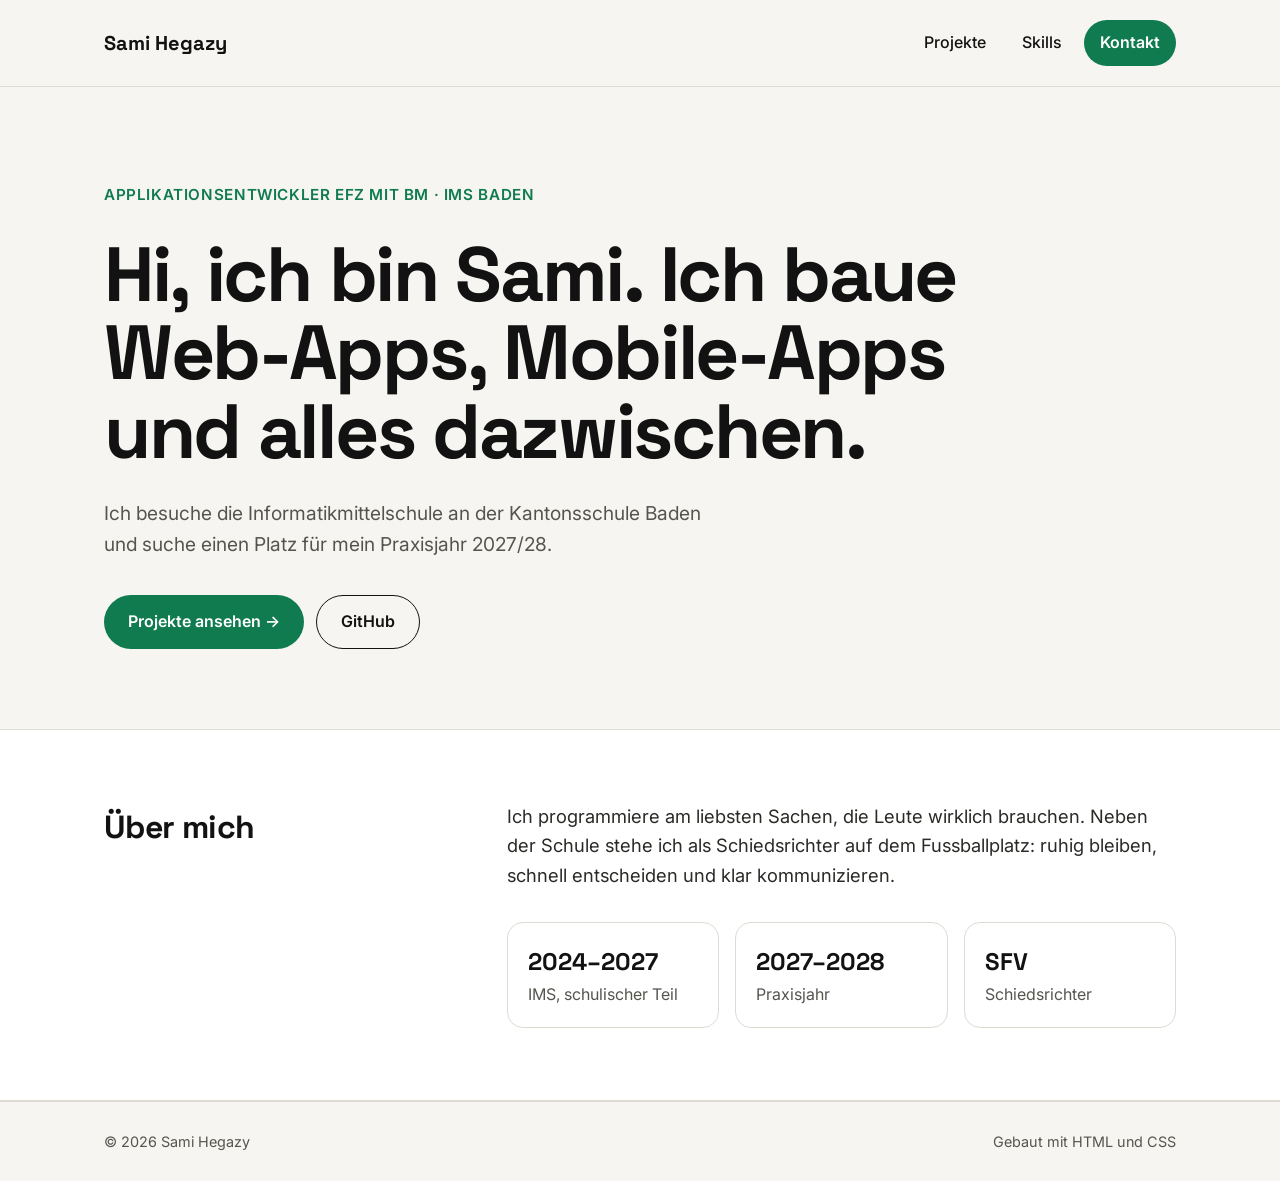
<file: index.html>
<!DOCTYPE html>
<html lang="de">
<head>
  <meta charset="UTF-8">
  <meta name="viewport" content="width=device-width, initial-scale=1.0">
  <title>Sami Hegazy – Portfolio</title>
  <meta name="description" content="Applikationsentwickler EFZ mit BM – meine Projekte">

  <!-- LinkedIn-Vorschau -->
  <meta property="og:title" content="Sami Hegazy – Portfolio">
  <meta property="og:description" content="Applikationsentwickler EFZ mit BM – meine Projekte">
  <meta property="og:image" content="https://DEINE-DOMAIN.ch/preview.png">
  <meta property="og:url" content="https://DEINE-DOMAIN.ch">
  <meta property="og:type" content="website">

  <link rel="preconnect" href="https://fonts.googleapis.com">
  <link rel="preconnect" href="https://fonts.gstatic.com" crossorigin>
  <link rel="stylesheet" href="https://fonts.googleapis.com/css2?family=Inter:wght@400;500;600&family=Space+Grotesk:wght@500;600;700&display=swap">
  <link rel="stylesheet" href="style.css">
</head>
<body>

  <header class="header">
    <nav class="container nav">
      <a href="index.html" class="logo">Sami Hegazy</a>
      <div class="nav-links">
        <a href="projekte.html">Projekte</a>
        <a href="skills.html">Skills</a>
        <a href="kontakt.html" class="btn btn-primary btn-small">Kontakt</a>
      </div>
    </nav>
  </header>

  <main>
    <section class="container hero">
      <p class="eyebrow">Applikationsentwickler EFZ mit BM · IMS Baden</p>
      <h1>Hi, ich bin Sami. Ich baue Web-Apps, Mobile-Apps und alles dazwischen.</h1>
      <p class="lead">Ich besuche die Informatikmittelschule an der Kantonsschule Baden und suche einen Platz für mein Praxisjahr 2027/28.</p>
      <div class="buttons">
        <a href="projekte.html" class="btn btn-primary">Projekte ansehen →</a>
        <a href="https://github.com/SamiHegazy1122" class="btn btn-outline" target="_blank" rel="noopener">GitHub</a>
      </div>
    </section>

    <section class="about">
      <div class="container about-inner">
        <h2>Über mich</h2>
        <div class="about-content">
          <p>Ich programmiere am liebsten Sachen, die Leute wirklich brauchen. Neben der Schule stehe ich als Schiedsrichter auf dem Fussballplatz: ruhig bleiben, schnell entscheiden und klar kommunizieren.</p>
          <div class="facts">
            <div class="fact"><strong>2024–2027</strong><span>IMS, schulischer Teil</span></div>
            <div class="fact"><strong>2027–2028</strong><span>Praxisjahr</span></div>
            <div class="fact"><strong>SFV</strong><span>Schiedsrichter</span></div>
          </div>
        </div>
      </div>
    </section>
  </main>

  <footer class="footer">
    <div class="container footer-inner">
      <p>© 2026 Sami Hegazy</p>
      <p>Gebaut mit HTML und CSS</p>
    </div>
  </footer>

</body>
</html>
</file>
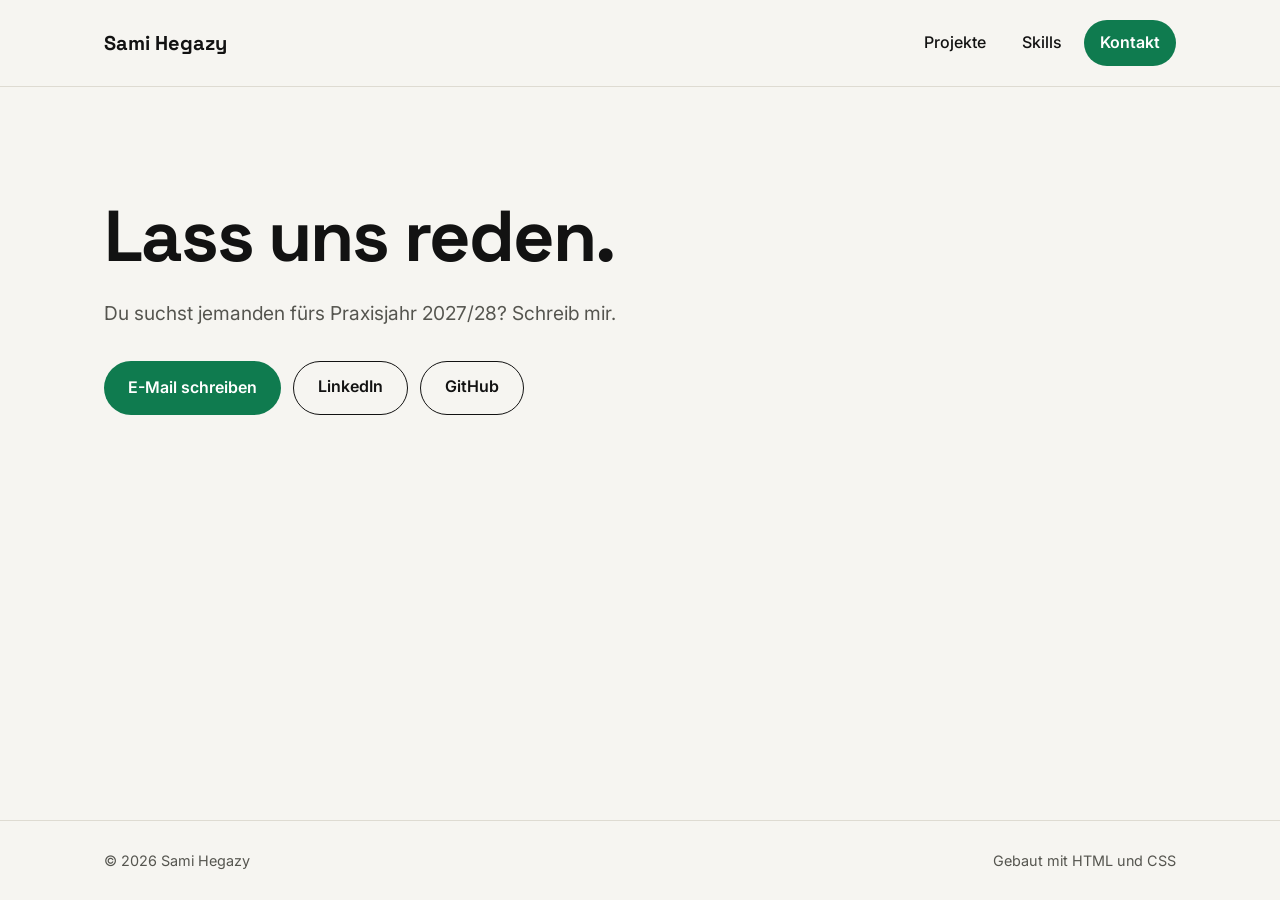
<file: kontakt.html>
<!DOCTYPE html>
<html lang="de">
<head>
  <meta charset="UTF-8">
  <meta name="viewport" content="width=device-width, initial-scale=1.0">
  <title>Kontakt – Sami Hegazy</title>
  <link rel="preconnect" href="https://fonts.googleapis.com">
  <link rel="preconnect" href="https://fonts.gstatic.com" crossorigin>
  <link rel="stylesheet" href="https://fonts.googleapis.com/css2?family=Inter:wght@400;500;600&family=Space+Grotesk:wght@500;600;700&display=swap">
  <link rel="stylesheet" href="style.css">
</head>
<body>

  <header class="header">
    <nav class="container nav">
      <a href="index.html" class="logo">Sami Hegazy</a>
      <div class="nav-links">
        <a href="projekte.html">Projekte</a>
        <a href="skills.html">Skills</a>
        <a href="kontakt.html" class="btn btn-primary btn-small">Kontakt</a>
      </div>
    </nav>
  </header>

  <main>
    <section class="container contact">
      <h2>Lass uns reden.</h2>
      <p class="lead">Du suchst jemanden fürs Praxisjahr 2027/28? Schreib mir.</p>
      <div class="buttons">
        <a href="mailto:DEINE@EMAIL.ch" class="btn btn-primary">E-Mail schreiben</a>
        <a href="DEIN-LINKEDIN-LINK" class="btn btn-outline" target="_blank" rel="noopener">LinkedIn</a>
        <a href="https://github.com/SamiHegazy1122" class="btn btn-outline" target="_blank" rel="noopener">GitHub</a>
      </div>
    </section>
  </main>

  <footer class="footer">
    <div class="container footer-inner">
      <p>© 2026 Sami Hegazy</p>
      <p>Gebaut mit HTML und CSS</p>
    </div>
  </footer>

</body>
</html>
</file>
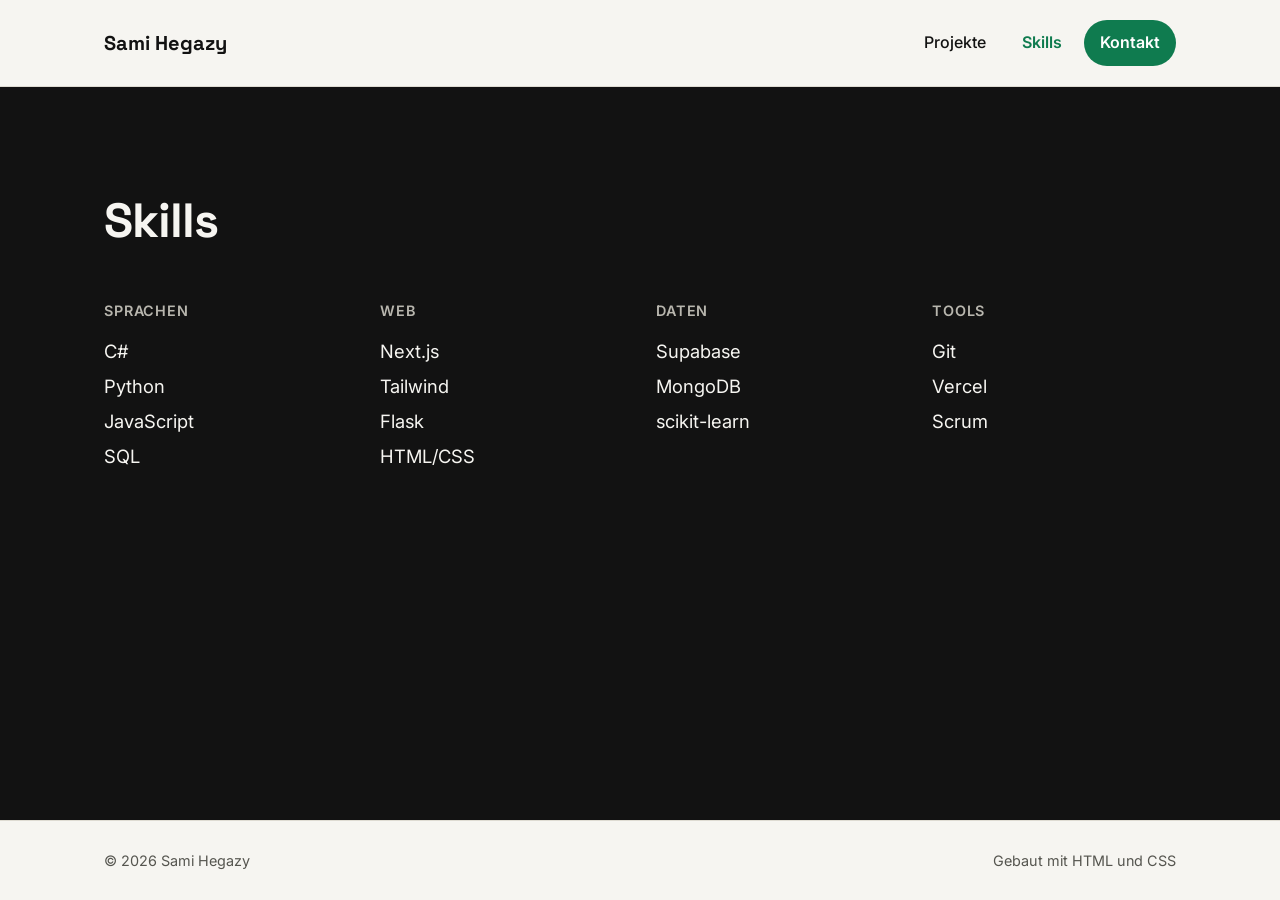
<file: skills.html>
<!DOCTYPE html>
<html lang="de">
<head>
  <meta charset="UTF-8">
  <meta name="viewport" content="width=device-width, initial-scale=1.0">
  <title>Skills – Sami Hegazy</title>
  <link rel="preconnect" href="https://fonts.googleapis.com">
  <link rel="preconnect" href="https://fonts.gstatic.com" crossorigin>
  <link rel="stylesheet" href="https://fonts.googleapis.com/css2?family=Inter:wght@400;500;600&family=Space+Grotesk:wght@500;600;700&display=swap">
  <link rel="stylesheet" href="style.css">
</head>
<body>

  <header class="header">
    <nav class="container nav">
      <a href="index.html" class="logo">Sami Hegazy</a>
      <div class="nav-links">
        <a href="projekte.html">Projekte</a>
        <a href="skills.html" class="active">Skills</a>
        <a href="kontakt.html" class="btn btn-primary btn-small">Kontakt</a>
      </div>
    </nav>
  </header>

  <main class="skills">
    <section class="container section">
      <h2>Skills</h2>
      <div class="skill-groups">
        <div>
          <p class="skill-title">Sprachen</p>
          <ul><li>C#</li><li>Python</li><li>JavaScript</li><li>SQL</li></ul>
        </div>
        <div>
          <p class="skill-title">Web</p>
          <ul><li>Next.js</li><li>Tailwind</li><li>Flask</li><li>HTML/CSS</li></ul>
        </div>
        <div>
          <p class="skill-title">Daten</p>
          <ul><li>Supabase</li><li>MongoDB</li><li>scikit-learn</li></ul>
        </div>
        <div>
          <p class="skill-title">Tools</p>
          <ul><li>Git</li><li>Vercel</li><li>Scrum</li></ul>
        </div>
      </div>
    </section>
  </main>

  <footer class="footer">
    <div class="container footer-inner">
      <p>© 2026 Sami Hegazy</p>
      <p>Gebaut mit HTML und CSS</p>
    </div>
  </footer>

</body>
</html>
</file>
<file: style.css>
/* ===== Farben & Schriften ===== */
:root {
  --bg: #F6F5F1;
  --white: #FFFFFF;
  --ink: #121212;
  --text: #2A2A27;
  --muted: #55554F;
  --border: #DEDBD2;
  --chip-border: #D6D3CA;
  --img-bg: #E9E7E0;
  --accent: #0F7B4F; 

  --font-head: 'Space Grotesk', sans-serif;
  --font-body: 'Inter', system-ui, sans-serif;
}

* { box-sizing: border-box; }

body {
  margin: 0;
  min-height: 100vh;
  display: flex;
  flex-direction: column;
  background: var(--bg);
  color: var(--ink);
  font-family: var(--font-body);
  font-size: 1rem;
  line-height: 1.6;
}

main { flex: 1; } /* Footer bleibt unten */

h1, h2, h3 {
  margin: 0;
  font-family: var(--font-head);
  letter-spacing: -0.02em;
}

p { margin: 0; }
a { color: var(--ink); }
img { max-width: 100%; display: block; }

.container {
  max-width: 1120px;
  margin: 0 auto;
  padding-left: 24px;
  padding-right: 24px;
}

.section {
  padding-top: 96px;
  padding-bottom: 96px;
  display: flex;
  flex-direction: column;
  gap: 40px;
}

/* ===== Buttons ===== */
.buttons {
  display: flex;
  flex-wrap: wrap;
  gap: 12px;
  padding-top: 8px;
}

.btn {
  display: inline-block;
  padding: 14px 24px;
  border-radius: 999px;
  font-weight: 600;
  text-decoration: none;
  transition: opacity 0.2s, background 0.2s;
}

.btn-primary { background: var(--accent); color: var(--white); }
.btn-primary:hover { opacity: 0.85; }

.btn-outline {
  padding: 12.5px 24px;
  border: 1.5px solid var(--ink);
  color: var(--ink);
}
.btn-outline:hover { background: var(--ink); color: var(--white); }

.btn-small { padding: 10px 16px; }

/* ===== Header ===== */
.header { border-bottom: 1px solid var(--border); }

.nav {
  padding-top: 20px;
  padding-bottom: 20px;
  display: flex;
  flex-wrap: wrap;
  justify-content: space-between;
  align-items: center;
  gap: 16px;
}

.logo {
  font-family: var(--font-head);
  font-weight: 700;
  font-size: 1.25rem;
  text-decoration: none;
}

.nav-links {
  display: flex;
  flex-wrap: wrap;
  align-items: center;
  gap: 8px;
}

.nav-links a:not(.btn) {
  padding: 10px 14px;
  font-weight: 500;
  text-decoration: none;
}
.nav-links a:not(.btn):hover { color: var(--muted); }
.nav-links a.active { color: var(--accent); font-weight: 600; }

.hero {
  padding-top: 96px;
  padding-bottom: 80px;
  display: flex;
  flex-direction: column;
  gap: 28px;
}

.eyebrow {
  font-weight: 600;
  font-size: 0.95rem;
  letter-spacing: 0.04em;
  text-transform: uppercase;
  color: var(--accent);
}

.hero h1 {
  font-weight: 700;
  font-size: clamp(2.6rem, 6vw, 5rem);
  line-height: 1.02;
  letter-spacing: -0.03em;
  max-width: 900px;
}

.lead {
  font-size: 1.2rem;
  color: var(--muted);
  max-width: 620px;
}

/* ===== Über mich ===== */
.about {
  background: var(--white);
  border-top: 1px solid var(--border);
  border-bottom: 1px solid var(--border);
}

.about-inner {
  padding-top: 72px;
  padding-bottom: 72px;
  display: flex;
  flex-wrap: wrap;
  gap: 48px;
}

.about h2 { flex: 1 1 260px; font-size: 2rem; }

.about-content {
  flex: 2 1 480px;
  display: flex;
  flex-direction: column;
  gap: 32px;
}

.about-content > p { font-size: 1.15rem; color: var(--text); }

.facts { display: flex; flex-wrap: wrap; gap: 16px; }

.fact {
  flex: 1 1 160px;
  padding: 20px;
  border: 1px solid var(--border);
  border-radius: 16px;
}

.fact strong {
  display: block;
  font-family: var(--font-head);
  font-size: 1.5rem;
}

.fact span { color: var(--muted); }

/* ===== Projekte ===== */
.section-head {
  display: flex;
  flex-wrap: wrap;
  justify-content: space-between;
  align-items: flex-end;
  gap: 16px;
}

.section h2 { font-size: clamp(2rem, 4vw, 3rem); }
.section-head p { color: var(--muted); max-width: 420px; }

.card {
  display: flex;
  flex-direction: column;
  gap: 14px;
  padding: 24px;
  background: var(--white);
  border: 1px solid var(--border);
  border-radius: 24px;
  transition: transform 0.2s, box-shadow 0.2s;
}

.card:hover {
  transform: translateY(-4px);
  box-shadow: 0 12px 32px rgba(0, 0, 0, 0.06);
}

.card h3 { font-size: 1.5rem; }
.card p { color: var(--text); }

.card-img {
  width: 100%;
  height: 200px;
  object-fit: cover;
  border-radius: 16px;
  background: var(--img-bg);
}

.card-featured { flex-direction: row; flex-wrap: wrap; gap: 32px; }

.card-featured .card-img {
  flex: 1 1 380px;
  width: auto;
  height: auto;
  min-height: 280px;
}

.card-featured .card-body {
  flex: 1 1 340px;
  display: flex;
  flex-direction: column;
  justify-content: center;
  gap: 16px;
  padding: 8px;
}

.card-featured h3 { font-size: 2rem; }

.grid {
  display: grid;
  grid-template-columns: repeat(2, minmax(0, 1fr));
  gap: 24px;
}

.tag {
  font-size: 0.85rem;
  font-weight: 600;
  text-transform: uppercase;
  letter-spacing: 0.06em;
  color: var(--accent) !important;
}

.chips {
  list-style: none;
  margin: 0;
  padding: 0;
  display: flex;
  flex-wrap: wrap;
  gap: 8px;
}

.chips li {
  padding: 4px 12px;
  border: 1px solid var(--chip-border);
  border-radius: 999px;
  font-size: 0.875rem;
}

.link { font-weight: 600; padding: 10px 0; margin-top: auto; }

.skills { background: var(--ink); color: var(--bg); }

.skill-groups { display: flex; flex-wrap: wrap; gap: 32px; }

.skill-groups > div {
  flex: 1 1 220px;
  display: flex;
  flex-direction: column;
  gap: 12px;
}

.skill-title {
  color: #B8B6AE;
  font-size: 0.9rem;
  font-weight: 600;
  text-transform: uppercase;
  letter-spacing: 0.06em;
}

.skill-groups ul {
  list-style: none;
  margin: 0;
  padding: 0;
  font-size: 1.15rem;
  line-height: 1.9;
}

.contact {
  padding-top: 112px;
  padding-bottom: 112px;
  display: flex;
  flex-direction: column;
  gap: 24px;
}

.contact h2 {
  font-weight: 700;
  font-size: clamp(2.4rem, 6vw, 4.5rem);
  line-height: 1.05;
  letter-spacing: -0.03em;
}

.footer { border-top: 1px solid var(--border); }

.footer-inner {
  padding-top: 28px;
  padding-bottom: 28px;
  display: flex;
  flex-wrap: wrap;
  justify-content: space-between;
  gap: 12px;
  color: var(--muted);
  font-size: 0.9rem;
}

/*Handy*/
@media (max-width: 760px) {
  .grid { grid-template-columns: 1fr; }
  .hero { padding-top: 64px; }
  .section { padding-top: 72px; padding-bottom: 72px; }
}
</file>
